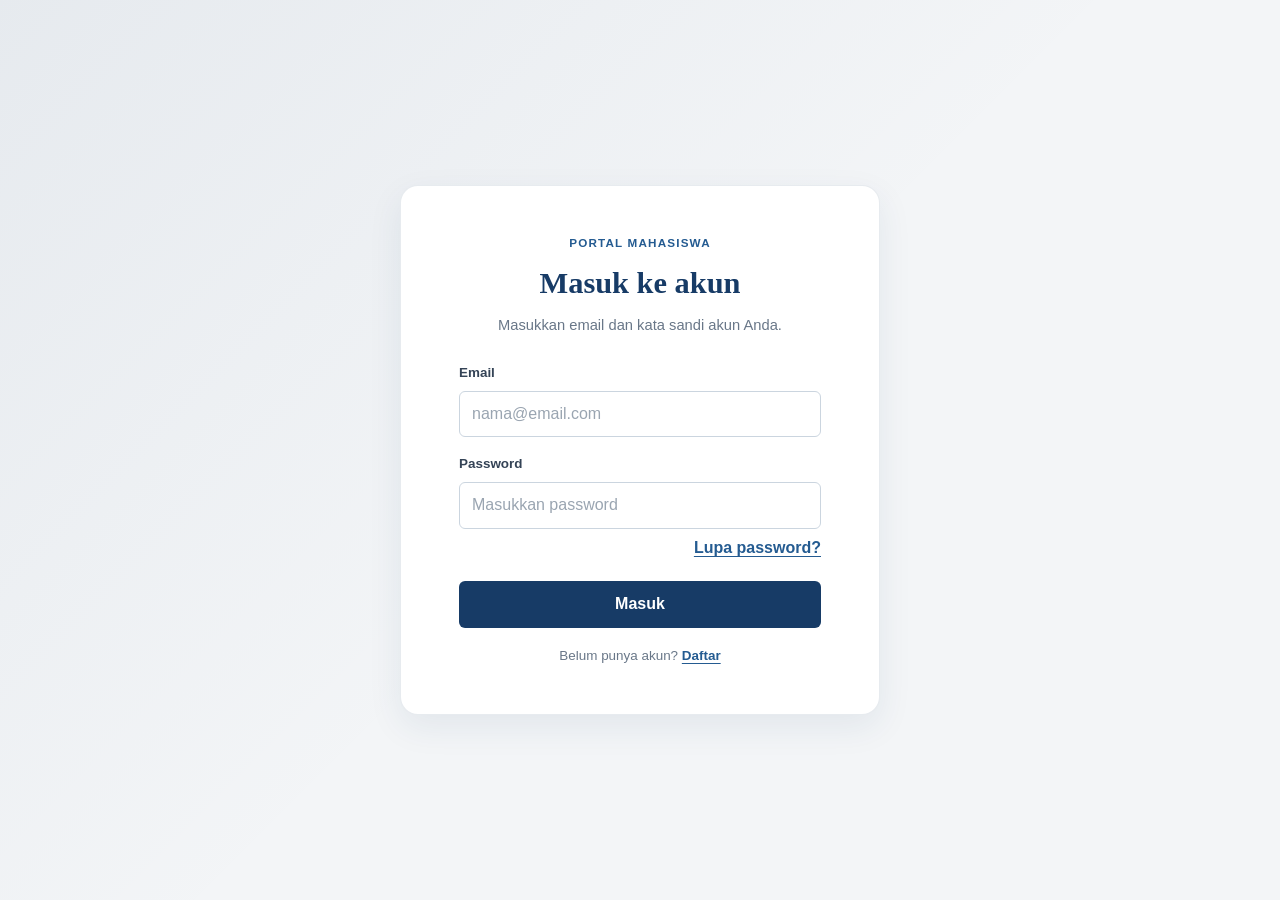
<file: index.html>
<!doctype html>
<html lang="id">
<head>
    <meta charset="utf-8">
    <meta name="viewport" content="width=device-width, initial-scale=1">
    <meta name="theme-color" content="#173b66">
    <title>Masuk | SITTA Universitas Terbuka</title>
    <link rel="stylesheet" href="css/style.css">
    <script src="js/data.js" defer></script>
    <script src="js/script.js" defer></script>
</head>
<body data-page="login" class="login-page">
    <main class="login-layout">
        <section class="login-card" aria-labelledby="login-title">
            <p class="eyebrow">Portal mahasiswa</p>
            <h2 id="login-title">Masuk ke akun</h2>
            <p class="section-intro">Masukkan email dan kata sandi akun Anda.</p>

            <form id="login-form" class="form-stack">
                <div class="form-field">
                    <label for="login-email">Email</label>
                    <input
                        id="login-email"
                        name="email"
                        type="email"
                        autocomplete="username"
                        placeholder="nama@email.com"
                        required
                    >
                </div>

                <div class="form-field">
                    <label for="login-password">Password</label>
                    <input
                        id="login-password"
                        name="password"
                        type="password"
                        autocomplete="current-password"
                        placeholder="Masukkan password"
                        required
                    >
                    <button
                        class="text-button password-reset-button"
                        id="forgot-password-trigger"
                        type="button"
                        data-open-modal="forgot-modal"
                    >
                        Lupa password?
                    </button>
                </div>

                <button class="button button-primary button-full" type="submit">Masuk</button>
            </form>

            <p class="register-prompt">
                Belum punya akun?
                <button
                    class="text-button"
                    id="register-trigger"
                    type="button"
                    data-open-modal="register-modal"
                >
                    Daftar
                </button>
            </p>
        </section>
    </main>

    <!-- MODAL LOGIN DIMUAT DARI FOLDER COMPONENT -->
    <div id="login-modals-placeholder"></div>
</body>
</html>
</file>
<file: css/style.css>
/* ===== GAYA GLOBAL DAN VARIABEL WARNA ===== */
:root {
    color-scheme: light;
    --navy: #173b66;
    --blue: #245b91;
    --blue-soft: #e9f0f7;
    --yellow: #e5bc3f;
    --ink: #253140;
    --muted: #697788;
    --line: #dce3ea;
    --surface: #ffffff;
    --page: #f3f5f7;
    --success: #2f765c;
    --danger: #a63838;
    --shadow: 0 12px 34px rgba(23, 59, 102, 0.08);
    font-family: "Avenir Next", Avenir, "Segoe UI", sans-serif;
}

* {
    box-sizing: border-box;
}

body {
    min-width: 320px;
    margin: 0;
    background: var(--page);
    color: var(--ink);
    line-height: 1.55;
}

button,
input,
select {
    font: inherit;
}

button,
a {
    -webkit-tap-highlight-color: transparent;
}

a {
    color: inherit;
}

button:focus-visible,
a:focus-visible,
input:focus-visible,
select:focus-visible {
    outline: 3px solid rgba(229, 188, 63, 0.75);
    outline-offset: 3px;
}

[hidden] {
    display: none !important;
}

/* ===== LOGIN: LATAR DAN STRUKTUR KARTU ===== */
.login-page {
    position: relative;
    min-height: 100vh;
    min-height: 100dvh;
    display: grid;
    place-items: center;
    padding: 36px 24px;
    background:
        linear-gradient(135deg, rgba(23, 59, 102, 0.06), transparent 52%),
        var(--page);
}

/* PLACEHOLDER MODAL TIDAK MENAMBAH BARIS PADA GRID HALAMAN LOGIN */
.login-page > #login-modals-placeholder {
    position: absolute;
}

.login-layout {
    width: min(100%, 480px);
    overflow: hidden;
    border: 1px solid rgba(23, 59, 102, 0.1);
    border-radius: 18px;
    background: var(--surface);
    box-shadow: var(--shadow);
}

/* BRAND SITTA DIPAKAI DI LOGIN DAN NAVBAR */
.brand {
    width: fit-content;
    display: inline-flex;
    align-items: center;
    gap: 11px;
    color: var(--navy);
    text-decoration: none;
}

.brand-mark {
    width: 42px;
    height: 42px;
    display: grid;
    place-items: center;
    border: 1px solid rgba(229, 188, 63, 0.8);
    border-radius: 50%;
    color: var(--yellow);
    font-size: 0.83rem;
    font-weight: 800;
    letter-spacing: 0.05em;
}

.brand-name {
    display: grid;
    gap: 1px;
    font-size: 1rem;
    font-weight: 800;
    letter-spacing: 0.06em;
}

.brand-name small {
    font-size: 0.69rem;
    font-weight: 500;
    letter-spacing: 0;
    opacity: 0.78;
}

/* LABEL KECIL DIPAKAI PADA LOGIN DAN HALAMAN INTERNAL */
.eyebrow {
    margin: 0 0 8px;
    color: var(--blue);
    font-size: 0.73rem;
    font-weight: 750;
    letter-spacing: 0.1em;
    text-transform: uppercase;
}

/* KONTEN FORM MASUK */
.login-card {
    width: 100%;
    margin: 0 auto;
    padding: 48px clamp(28px, 5vw, 58px);
}

.login-card h2,
.panel h2,
.timeline-heading h3 {
    margin: 0;
    color: var(--navy);
    font-family: Georgia, "Times New Roman", serif;
    font-weight: 600;
}

.login-card h2 {
    font-size: 1.9rem;
}

.login-card > .eyebrow,
.login-card h2,
.login-card .section-intro {
    text-align: center;
}

.section-intro {
    margin: 7px 0 26px;
    color: var(--muted);
    font-size: 0.92rem;
}

.form-stack {
    display: grid;
    gap: 17px;
}

/* FIELD FORM DIGUNAKAN PADA LOGIN, TRACKING, DAN STOK */
.form-field {
    min-width: 0;
    display: grid;
    gap: 7px;
}

.form-field label {
    color: #344356;
    font-size: 0.84rem;
    font-weight: 650;
}

.form-field input,
.form-field select {
    width: 100%;
    min-height: 45px;
    padding: 10px 12px;
    border: 1px solid #cbd5df;
    border-radius: 6px;
    background: #ffffff;
    color: var(--ink);
}

.form-field input::placeholder {
    color: #9aa5b1;
}

/* TOMBOL BERSAMA UNTUK LOGIN, TRACKING, DAN STOK */
.button {
    min-height: 43px;
    display: inline-flex;
    align-items: center;
    justify-content: center;
    gap: 8px;
    padding: 10px 17px;
    border: 1px solid transparent;
    border-radius: 6px;
    cursor: pointer;
    font-weight: 700;
    text-decoration: none;
    transition: background-color 140ms ease, border-color 140ms ease, transform 140ms ease;
}

.button:hover {
    transform: translateY(-1px);
}

.button-primary {
    background: var(--navy);
    color: #ffffff;
}

.button-primary:hover {
    background: #102f53;
}

.button-full {
    width: 100%;
    margin-top: 3px;
}

.button-outline {
    border-color: #bdcad7;
    background: #ffffff;
    color: var(--navy);
}

.button-outline:hover {
    border-color: var(--blue);
    background: var(--blue-soft);
}

.button-small {
    min-height: 36px;
    padding: 7px 12px;
    font-size: 0.8rem;
}

.password-reset-button {
    justify-self: end;
    font-size: 0.84rem;
}

.register-prompt {
    margin: 18px 0 0;
    color: var(--muted);
    font-size: 0.84rem;
    text-align: center;
}

.text-button {
    padding: 0;
    border: 0;
    background: none;
    color: var(--blue);
    cursor: pointer;
    font: inherit;
    font-weight: 700;
    text-decoration: underline;
    text-underline-offset: 3px;
}

/* ===== LOGIN: MODAL LUPA PASSWORD DAN DAFTAR ===== */
.modal {
    position: fixed;
    z-index: 10;
    inset: 0;
    display: grid;
    place-items: center;
    padding: 20px;
    background: rgba(13, 28, 46, 0.58);
}

.modal-panel {
    position: relative;
    width: min(100%, 440px);
    padding: 30px;
    border: 1px solid var(--line);
    border-radius: 12px;
    background: #ffffff;
    box-shadow: 0 18px 55px rgba(10, 30, 52, 0.2);
}

.modal-panel h2 {
    margin: 0 0 9px;
    color: var(--navy);
    font-family: Georgia, "Times New Roman", serif;
    font-size: 1.55rem;
    font-weight: 600;
}

.modal-panel p:not(.eyebrow) {
    margin: 0 0 22px;
    color: var(--muted);
}

.modal-close {
    position: absolute;
    top: 12px;
    right: 13px;
    width: 34px;
    height: 34px;
    border: 0;
    border-radius: 50%;
    background: #f1f4f6;
    color: var(--navy);
    cursor: pointer;
    font-size: 1.35rem;
}

/* ===== NAVBAR DAN IDENTITAS PENGGUNA SETELAH LOGIN ===== */
.site-header {
    position: relative;
    z-index: 2;
    display: grid;
    grid-template-columns: minmax(170px, 1fr) auto minmax(170px, 1fr);
    align-items: center;
    gap: 22px;
    min-height: 76px;
    padding: 12px max(24px, calc((100vw - 1160px) / 2));
    border-bottom: 1px solid var(--line);
    background: #ffffff;
}

.main-nav {
    display: flex;
    align-items: center;
    justify-content: center;
    gap: 5px;
}

.nav-dropdown {
    position: relative;
}

.nav-link {
    padding: 9px 11px;
    border: 0;
    border-radius: 5px;
    background: transparent;
    color: #526174;
    cursor: pointer;
    font-size: 0.82rem;
    font-weight: 650;
    font-family: inherit;
    text-decoration: none;
    white-space: nowrap;
}

.nav-link:hover,
.nav-link.is-active {
    background: var(--blue-soft);
    color: var(--navy);
}

.nav-dropdown-toggle[aria-expanded="true"] {
    background: var(--blue-soft);
    color: var(--navy);
}

.nav-chevron {
    display: inline-block;
    margin-left: 3px;
    font-size: 0.68rem;
    transition: transform 140ms ease;
}

.nav-dropdown-toggle[aria-expanded="true"] .nav-chevron {
    transform: rotate(180deg);
}

.nav-dropdown-menu {
    position: absolute;
    z-index: 5;
    top: calc(100% + 6px);
    left: 0;
    display: grid;
    width: max-content;
    min-width: 240px;
    max-width: min(320px, calc(100vw - 36px));
    gap: 4px;
    padding: 7px;
    border: 1px solid var(--line);
    border-radius: 7px;
    background: #ffffff;
    box-shadow: 0 10px 28px rgba(23, 59, 102, 0.14);
}

.nav-dropdown-item {
    width: 100%;
    padding: 10px 12px;
    border: 0;
    border-radius: 4px;
    background: transparent;
    color: #526174;
    cursor: pointer;
    font: inherit;
    font-size: 0.8rem;
    text-align: left;
}

.nav-dropdown-item:hover {
    background: var(--blue-soft);
    color: var(--navy);
}

.header-account {
    display: flex;
    align-items: center;
    justify-content: flex-end;
    gap: 13px;
}

.account-name {
    max-width: 145px;
    overflow: hidden;
    color: #536173;
    font-size: 0.8rem;
    text-overflow: ellipsis;
    white-space: nowrap;
}

/* ===== LAYOUT BERSAMA DASHBOARD, TRACKING, DAN STOK ===== */
.page-shell {
    width: min(calc(100% - 48px), 1160px);
    margin: 0 auto;
    padding: 38px 0 52px;
}

/* ===== DASHBOARD: SALAM DAN RINGKASAN DATA ===== */
.dashboard-welcome {
    min-height: 180px;
    display: flex;
    align-items: center;
    justify-content: space-between;
    gap: 24px;
    padding: 30px 36px;
    border: 1px solid #d8e0e8;
    border-radius: 10px;
    background:
        linear-gradient(105deg, rgba(255, 255, 255, 0.98), rgba(247, 249, 251, 0.92)),
        var(--surface);
}

.dashboard-welcome h1,
.page-intro h1 {
    margin: 0;
    color: var(--navy);
    font-family: Georgia, "Times New Roman", serif;
    font-weight: 600;
    line-height: 1.2;
}

.dashboard-welcome h1 {
    font-size: clamp(1.8rem, 4vw, 2.45rem);
}

.muted-copy {
    margin: 7px 0 0;
    color: var(--muted);
    font-size: 0.91rem;
}

.welcome-seal {
    width: 94px;
    height: 94px;
    flex: 0 0 auto;
    display: grid;
    place-items: center;
    border: 2px solid rgba(229, 188, 63, 0.72);
    border-radius: 50%;
    color: var(--blue);
    font-family: Georgia, "Times New Roman", serif;
    font-size: 1.35rem;
    font-weight: 700;
}

.summary-grid {
    display: grid;
    grid-template-columns: repeat(2, minmax(0, 1fr));
    gap: 17px;
    margin-top: 20px;
}

.summary-card {
    display: grid;
    gap: 4px;
    padding: 21px 24px;
    border: 1px solid var(--line);
    border-radius: 9px;
    background: #ffffff;
}

.summary-card-accent {
    border-top: 3px solid var(--yellow);
}

.summary-label {
    color: var(--muted);
    font-size: 0.8rem;
}

.summary-value {
    color: var(--navy);
    font-family: Georgia, "Times New Roman", serif;
    font-size: 2.1rem;
    line-height: 1.1;
}

/* KOMPONEN PANEL BERSAMA UNTUK TRACKING DAN STOK */
.panel-heading,
.timeline-heading {
    display: flex;
    align-items: flex-end;
    justify-content: space-between;
    gap: 18px;
}

.panel h2 {
    font-size: 1.55rem;
}

/* JUDUL HALAMAN BERSAMA UNTUK TRACKING DAN STOK */
.page-intro {
    margin: 0 0 25px;
}

.page-intro h1 {
    font-size: clamp(1.9rem, 4vw, 2.45rem);
}

.page-intro-row {
    display: flex;
    align-items: flex-end;
    justify-content: space-between;
    gap: 24px;
}

.stock-total {
    min-width: 166px;
    display: grid;
    gap: 1px;
    padding: 11px 16px;
    border-left: 3px solid var(--yellow);
    background: #ffffff;
    color: var(--muted);
    font-size: 0.75rem;
}

.stock-total strong {
    color: var(--navy);
    font-family: Georgia, "Times New Roman", serif;
    font-size: 1.55rem;
}

/* PANEL DAN FEEDBACK FORM BERSAMA UNTUK TRACKING DAN STOK */
.panel {
    margin-top: 18px;
    padding: 24px;
    border: 1px solid var(--line);
    border-radius: 9px;
    background: var(--surface);
    box-shadow: 0 4px 16px rgba(23, 59, 102, 0.035);
}

.panel-heading {
    margin-bottom: 18px;
}

.panel-heading .eyebrow {
    margin-bottom: 4px;
}

/* ===== TRACKING PENGIRIMAN: PENCARIAN DAN DETAIL DO ===== */
.search-form {
    display: flex;
    align-items: flex-end;
    gap: 12px;
}

.search-field {
    width: min(100%, 520px);
}

.search-form .button {
    min-width: 108px;
}

.form-feedback {
    margin: 12px 0 0;
    color: var(--success);
    font-size: 0.84rem;
    font-weight: 650;
}

.form-feedback.feedback-error {
    color: var(--danger);
}

.tracking-result {
    padding: clamp(22px, 4vw, 34px);
}

.order-heading {
    display: flex;
    align-items: flex-start;
    justify-content: space-between;
    gap: 18px;
}

.order-heading h2 {
    color: var(--ink);
}

.status-badge {
    display: inline-flex;
    padding: 6px 11px;
    border: 1px solid #d1dfd7;
    border-radius: 999px;
    background: #edf5f0;
    color: var(--success);
    font-size: 0.76rem;
    font-weight: 750;
}

.progress-section {
    margin: 25px 0;
}

.progress-heading {
    display: flex;
    align-items: center;
    justify-content: space-between;
    gap: 15px;
    margin-bottom: 9px;
    color: #4c5968;
    font-size: 0.82rem;
}

.progress-heading span {
    color: var(--muted);
}

.progress-track {
    height: 9px;
    overflow: hidden;
    border-radius: 999px;
    background: #e9edf1;
}

.progress-bar {
    width: 0;
    height: 100%;
    display: block;
    border-radius: inherit;
    background: var(--blue);
    transition: width 240ms ease;
}

.details-grid {
    display: grid;
    grid-template-columns: repeat(4, minmax(0, 1fr));
    gap: 14px;
    margin: 0;
    padding: 19px 0;
    border-top: 1px solid var(--line);
    border-bottom: 1px solid var(--line);
}

.details-grid dt {
    color: var(--muted);
    font-size: 0.73rem;
}

.details-grid dd {
    margin: 3px 0 0;
    color: var(--ink);
    font-size: 0.88rem;
    font-weight: 700;
}

.timeline-heading {
    margin-top: 24px;
}

.timeline-heading h3 {
    font-size: 1.28rem;
}

.timeline {
    display: grid;
    gap: 0;
    margin: 16px 0 0;
    padding: 0;
    list-style: none;
}

.timeline li {
    position: relative;
    min-height: 67px;
    display: grid;
    grid-template-columns: 155px minmax(0, 1fr);
    align-items: start;
    gap: 18px;
    padding: 0 0 19px 22px;
    border-left: 1px solid #c6d3df;
}

.timeline li::before {
    position: absolute;
    top: 4px;
    left: -5px;
    width: 9px;
    height: 9px;
    border: 2px solid #ffffff;
    border-radius: 50%;
    background: var(--blue);
    content: "";
}

.timeline li:last-child {
    min-height: 0;
    padding-bottom: 0;
    border-left-color: transparent;
}

.timeline time {
    color: var(--muted);
    font-size: 0.76rem;
}

.timeline p {
    margin: 0;
    color: #465467;
    font-size: 0.84rem;
}

/* ===== STOK BAHAN AJAR: TABEL DAN FORM TAMBAH STOK ===== */
.table-wrap {
    width: 100%;
    overflow-x: auto;
}

.stock-table {
    width: 100%;
    border-collapse: collapse;
    text-align: left;
}

.stock-table th,
.stock-table td {
    padding: 12px 13px;
    border-bottom: 1px solid #e6ebf0;
    vertical-align: middle;
}

.stock-table th {
    background: #f4f6f8;
    color: #526174;
    font-size: 0.72rem;
    font-weight: 750;
    white-space: nowrap;
}

.stock-table td {
    color: #485668;
    font-size: 0.8rem;
}

.stock-table tbody tr:hover {
    background: #fafbfd;
}

.book-cover {
    width: 43px;
    height: 59px;
    display: block;
    border: 1px solid #d6dde4;
    border-radius: 3px;
    background: #f4f6f8;
    object-fit: cover;
}

.code-cell {
    color: var(--navy) !important;
    font-weight: 750;
    white-space: nowrap;
}

.book-name-cell {
    min-width: 190px;
    color: var(--ink) !important;
    font-weight: 650;
}

.stock-value {
    color: var(--navy) !important;
    font-weight: 750;
}

.add-stock-panel {
    margin-top: 25px;
}

.stock-form {
    display: grid;
    grid-template-columns: repeat(3, minmax(0, 1fr));
    gap: 16px;
}

.stock-form-action {
    display: flex;
    align-items: flex-end;
    justify-content: flex-end;
    grid-column: 3;
}

/* UTILITAS AKSESIBILITAS YANG DAPAT DIPAKAI DI SEMUA HALAMAN */
.visually-hidden {
    position: absolute;
    width: 1px;
    height: 1px;
    overflow: hidden;
    clip: rect(0, 0, 0, 0);
    white-space: nowrap;
    clip-path: inset(50%);
}

/* ===== RESPONSIVE NAVBAR UNTUK LAYAR SEDANG ===== */
@media (max-width: 980px) {
    .site-header {
        grid-template-columns: 1fr auto;
        gap: 8px 16px;
    }

    .main-nav {
        grid-column: 1 / -1;
        grid-row: 2;
        flex-wrap: wrap;
        justify-content: flex-start;
        overflow: visible;
    }

    .header-account {
        grid-column: 2;
        grid-row: 1;
    }

}

@media (max-width: 680px) {
    /* LOGIN */
    .login-page {
        padding: 16px;
    }

    .login-layout {
        border-radius: 12px;
    }

    .login-card {
        padding: 32px 25px;
    }

    /* NAVBAR */
    .site-header {
        padding: 12px 18px;
    }

    .main-nav {
        gap: 2px;
    }

    .nav-link {
        padding: 8px 9px;
        font-size: 0.76rem;
    }

    .nav-dropdown-menu {
        position: static;
        width: min(280px, calc(100vw - 36px));
        min-width: 0;
        max-width: none;
        margin-top: 4px;
    }

    .page-shell {
        width: min(calc(100% - 32px), 1160px);
        padding-top: 27px;
    }

    /* DASHBOARD */
    .dashboard-welcome {
        min-height: 150px;
        padding: 23px;
    }

    .welcome-seal {
        width: 68px;
        height: 68px;
        font-size: 1.05rem;
    }

    .summary-grid {
        gap: 10px;
    }

    .summary-card {
        padding: 16px;
    }

    .page-intro-row {
        align-items: flex-start;
        flex-direction: column;
    }

    .stock-total {
        width: 100%;
    }

    /* PANEL BERSAMA UNTUK TRACKING DAN STOK */
    .panel {
        padding: 18px;
    }

    /* TRACKING */
    .search-form {
        align-items: stretch;
        flex-direction: column;
    }

    .search-field,
    .search-form .button {
        width: 100%;
    }

    .order-heading {
        flex-direction: column;
    }

    .details-grid {
        grid-template-columns: repeat(2, minmax(0, 1fr));
    }

    .timeline li {
        grid-template-columns: 1fr;
        gap: 3px;
        padding-bottom: 18px;
    }

    /* STOK */
    .stock-form {
        grid-template-columns: repeat(2, minmax(0, 1fr));
    }

    .stock-form-action {
        grid-column: 2;
    }
}

@media (max-width: 420px) {
    /* IDENTITAS PENGGUNA PADA NAVBAR */
    .brand-mark {
        width: 36px;
        height: 36px;
        font-size: 0.75rem;
    }

    .brand-name {
        font-size: 0.89rem;
    }

    .brand-name small {
        font-size: 0.64rem;
    }

    .header-account {
        gap: 7px;
    }

    .account-name {
        max-width: 92px;
        font-size: 0.72rem;
    }

    .button-small {
        min-height: 33px;
        padding: 6px 9px;
    }

    /* RINGKASAN DASHBOARD */
    .summary-grid {
        grid-template-columns: 1fr;
    }

    /* FORM TAMBAH STOK */
    .stock-form {
        grid-template-columns: 1fr;
    }

    .stock-form-action {
        grid-column: auto;
        justify-content: flex-end;
    }
}

@media (prefers-reduced-motion: reduce) {
    *,
    *::before,
    *::after {
        scroll-behavior: auto !important;
        transition-duration: 0.01ms !important;
    }
}
</file>
